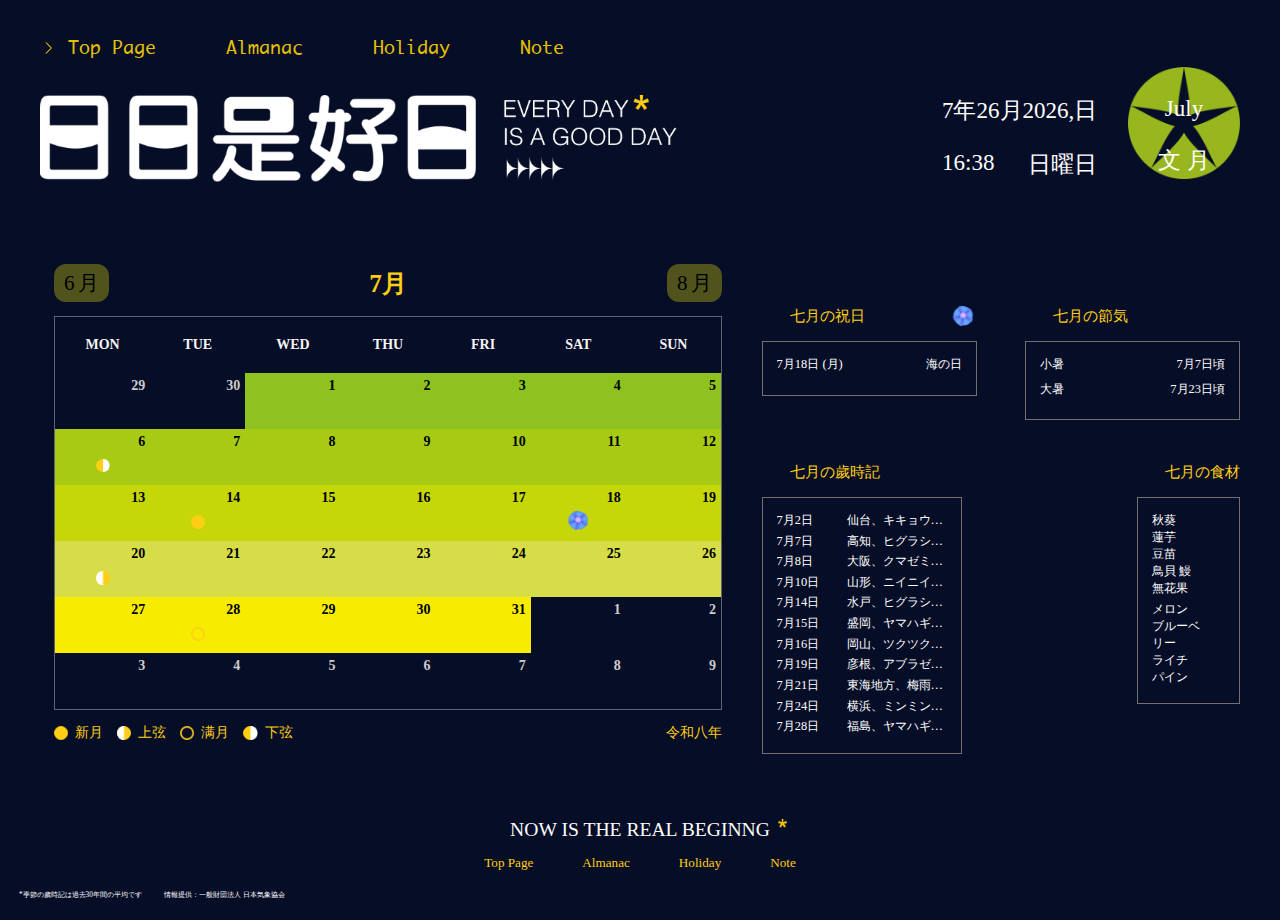
<file: Newday.html>
<!DOCTYPE html>
<html lang="en">

<head>
    <meta charset="UTF-8">
    <meta name="referrer" content="no-referrer">
    <meta name="viewport" content="width=device-width, initial-scale=1.0">
    <meta http-equiv="X-UA-Compatible" content="ie=edge">
    <title>日日是好日</title>
    <link rel="stylesheet" href="./css/base.css">
    <link rel="stylesheet" href="./css/public_header.css">
    <link rel="stylesheet" href="./css/Newday_index.css">
    <link rel="stylesheet" href="./css/media.css">
    <link rel="stylesheet" href="./css/Newday_media.css">
    <link rel="stylesheet" href="./css/Newday_animation.css">
</head>

<body>
    <header class="header">
        <div class="container wrap">
            <nav class="nav">
                <div class="menu">
                    <ul class="menu__list">
                        <li class="menu__list__item"><a href="./index.html">
                                <i class="left_arrow">
                                    <img src="./img/left_arrow.png" alt="">
                                </i>Top Page
                            </a></li>
                        <li class="menu__list__item"><a href="./Almanac.html">Almanac</a></li>
                        <li class="menu__list__item"><a href="./Holiday.html">Holiday</a></li>
                        <li class="menu__list__item"><a href="./Note.html">Note</a></li>
                    </ul>
                </div>
            </nav>
            <section>
                <div class="title">
                    <a href="./index.html"><img src="./img/2.png" alt=""></a>
                </div>
                <div class="time">
                    <div class="time__current">
                        <div class="time__current--date">
                            <p id="currentDate">2022年6月29日</p>
                        </div>
                        <div class="time__current--hs">
                            <span id="timeHs">19:45</span>
                            <span id="timeWeek">水曜日</span>
                        </div>
                    </div>
                    <div class="time__month" id="timeMonth">
                        <a href="#">
                            <div class="time__month--current">
                                <p>JANUARY</p>
                            </div>
                            <div class="time__month--info">
                                <p>睦 月</p>
                            </div>
                            <div class="time__bg">
                                <img id="move_bg" height="100%" width="100%" src="./img/P-11.png" alt="">
                            </div>
                        </a>
                    </div>
                </div>
            </section>
        </div>
    </header>
    <main class="main">
        <div class="container wrap" id="container">
            <div class="calendar">
                <div class="tl-toubu">
                    <div class="ri-toubu-right">
                        <div class="prevMonth" id="prev">
                            <span id="prevMonth">12</span>
                            <span>月</span>
                            <!-- <a href="#" id="prev">月<img src="./img/left.png" alt=""></a> -->
                        </div>
                        <p class="currentMonth" id="currentMonth">月</p>
                        <div class="nextMonth" id="next">
                            <span id="nextMonth">2</span>
                            <span>月</span>
                            <!-- <a href="#" id="next"><img src="./img/right.png" alt=""></a> -->
                        </div>
                    </div>
                </div>
                <table cellspacing="0" border-collapse="collapse">
                    <thead>
                        <tr valign="middle">
                            <th>MON</th>
                            <th>TUE</th>
                            <th>WED</th>
                            <th>THU</th>
                            <th>FRI</th>
                            <th>SAT</th>
                            <th>SUN</th>
                        </tr>
                    </thead>
                    <tbody class="rl-top" id="calendar_table"></tbody>
                </table>
                <div class="calendar_end">
                    <div class="left">
                        <ul>
                            <li><i><img src="./img/new_moon.png" alt=""></i><span>新月</span></li>
                            <li><i><img src="./img/half_moon.png" alt=""></i><span>上弦</span></li>
                            <li><i><img src="./img/full_moon.png" alt=""></i><span>满月</span></li>
                            <li><i><img src="./img/waning_moon.png" alt=""></i><span>下弦</span></li>
                        </ul>
                    </div>
                    <div class="right">
                        <span id="_calendar">令和四年 </span>
                    </div>
                </div>
            </div>
            <div class="dayIntroduced" id="dayIntroduced">
                <div class="dayIntroduced__top">
                    <div class="dayIntroduced__item" id="holiday">
                        <div class="dayIntroduced__item__title">
                            <p>一月の祝日</p>
                            <i id="zr_bg"><img src="./img/1_z.png" alt=""></i>
                        </div>
                        <div class="dayIntroduced__item__list">
                            <div class="dayIntroduced__list__item">
                                <div class="solar_term">
                                    <span>1月1日 （土）</span>
                                </div>
                                <div class="solar_term_date">
                                    <span>元日</span>
                                </div>
                            </div>
                            <div class="dayIntroduced__list__item">
                                <div class="solar_term">
                                    <span>1月10日 （月）</span>
                                </div>
                                <div class="solar_term_date">
                                    <span>成人の日</span>
                                </div>
                            </div>
                        </div>
                    </div>
                    <div class="dayIntroduced__item" id="solarTerm">
                        <div class="dayIntroduced__item__title">
                            <p>一月の節気</p>
                        </div>
                        <div class="dayIntroduced__item__list">
                            <div class="dayIntroduced__list__item">
                                <div class="solar_term">
                                    <span>小寒</span>
                                </div>
                                <div class="solar_term_date">
                                    <span>1月5日頃</span>
                                </div>
                            </div>
                            <div class="dayIntroduced__list__item">
                                <div class="solar_term">
                                    <span>大寒</span>
                                </div>
                                <div class="solar_term_date">
                                    <span>1月20日頃</span>
                                </div>
                            </div>
                        </div>
                    </div>
                </div>
                <div class="dayIntroduced__bottom">
                    <div class="dayIntroduced__item">
                        <div class="dayIntroduced__item__title">
                            <p>一月の歲時記</p>
                        </div>
                        <div class="dayIntroduced__item__list">
                            <div class="dayIntroduced__list__item">
                                <div class="solar_term">
                                    <span>1月1日</span>
                                </div>
                                <div class="solar_term_date">
                                    <span>名古屋、スイセンの開花の頃</span>
                                </div>
                            </div>
                            <div class="dayIntroduced__list__item">
                                <div class="solar_term">
                                    <span>1月5日</span>
                                </div>
                                <div class="solar_term_date">
                                    <span>那霸、ツバキの開花の頃</span>
                                </div>
                            </div>
                            <div class="dayIntroduced__list__item">
                                <div class="solar_term">
                                    <span>1月6日</span>
                                </div>
                                <div class="solar_term_date">
                                    <span>佐賀、スイセンの開花の頃</span>
                                </div>
                            </div>
                            <div class="dayIntroduced__list__item">
                                <div class="solar_term">
                                    <span>1月9日</span>
                                </div>
                                <div class="solar_term_date">
                                    <span>延岡、初雪の頃</span>
                                </div>
                            </div>
                            <div class="dayIntroduced__list__item">
                                <div class="solar_term">
                                    <span>1月11日</span>
                                </div>
                                <div class="solar_term_date">
                                    <span>館野、初雪の頃</span>
                                </div>
                            </div>
                            <div class="dayIntroduced__list__item">
                                <div class="solar_term">
                                    <span>1月15日</span>
                                </div>
                                <div class="solar_term_date">
                                    <span>高松、ツバキの開花の頃</span>
                                </div>
                            </div>
                            <div class="dayIntroduced__list__item">
                                <div class="solar_term">
                                    <span>1月19日</span>
                                </div>
                                <div class="solar_term_date">
                                    <span>名瀨、サクラの開花の頃</span>
                                </div>
                            </div>
                            <div class="dayIntroduced__list__item">
                                <div class="solar_term">
                                    <span>1月22日</span>
                                </div>
                                <div class="solar_term_date">
                                    <span>宫崎、 ウメの開花の頃</span>
                                </div>
                            </div>
                            <div class="dayIntroduced__list__item">
                                <div class="solar_term">
                                    <span>1月24日</span>
                                </div>
                                <div class="solar_term_date">
                                    <span>宫崎、 鹿児島、タンポポの開花の頃</span>
                                </div>
                            </div>
                            <div class="dayIntroduced__list__item">
                                <div class="solar_term">
                                    <span>1月30日</span>
                                </div>
                                <div class="solar_term_date">
                                    <span>宫崎、 広島、ツバキの開花の頃</span>
                                </div>
                            </div>
                        </div>
                    </div>
                    <div class="dayIntroduced__item">
                        <div class="dayIntroduced__item__title">
                            <p>季節の食材</p>
                        </div>
                        <div class="dayIntroduced__item__list">
                            <div class="dayIntroduced__list__item">
                                <p>河豚</p>
                                <p>ぶり</p>
                                <p>カリフラワー</p>
                                <p>京菜</p>
                            </div>
                            <div class="dayIntroduced__list__item">
                                <p>温州みかん</p>
                                <p>ゆず</p>
                                <p>ポンカン</p>
                            </div>
                        </div>
                    </div>
                </div>
            </div>
        </div>
    </main>
    <div class="end">
        <p>NOW IS THE REAL BEGINNG</p>
    </div>
    <footer class="footer">
        <div class="container">
            <div class="ft__menu">
                <ul class="ft__menu__list">
                    <li class="menu__list__item"><a href="#">Top Page</a></li>
                    <li class="menu__list__item"><a href="#">Almanac</a></li>
                    <li class="menu__list__item"><a href="#">Holiday</a></li>
                    <li class="menu__list__item"><a href="#">Note</a></li>
                </ul>
            </div>
        </div>
        <div class="ft__tip">
            <span>*季節の歲時記は過去30年間の平均です</span>
            <span>情報提供：一般財団法人 日本気象協会</span>
        </div>
    </footer>

    <script src="./js/Newday_calerdarData.js"></script>
    <script src="./js/Newday_calendar.js"></script>
    <script src="./js/Newday_index.js"></script>
    <!-- <script src="./js/Newday_new.js"></script> -->
    <script>
        // //接受参数跳转
        // function getQueryVariable(variable) {
        //     var query = window.location.search.substring(1);
        //     var vars = query.split("&");
        //     for (var i = 0; i < vars.length; i++) {
        //         var pair = vars[i].split("=");
        //         if (pair[0] == variable) {
        //             return pair[1];
        //         }
        //     }
        //     return (false);
        // }
        // //获取页面传递参数 调用日期函数
        // let get_mon = Number(getQueryVariable('mon')) - 1;
        // init_caledar(year, get_mon)
        // console.log(hashSearch, month);
    </script>

</body>

</html>
</file>
<file: css/base.css>
* {
    margin: 0;
    padding: 0;
    box-sizing: border-box;
}

html {
    font-family: "微软雅黑";
}

.container {
    width: 91%;
    max-width: 91.77rem;
    margin: 0 auto;
}

.wrap {
    position: relative;
    width: 1200px;
    margin: 0 auto;
}

body {
    background-color: #060D27;
    color: #fff;
}

a {
    color: inherit;
    text-decoration: none;
}

ul,
li {
    list-style: none;
}

@font-face {
    font-family: Ayuthaya;
    src: url('../font/Ayuthaya.ttf');
}

@font-face {
    font-family: ipagp;
    src: url("../font/W4.ttc");
}
</file>
<file: css/public_header.css>
.header {
  font-size: 1.3rem;
}

.nav {
  margin: 2.5rem 0;
}

.nav ul li a {
  color: #e3c200;
  font-family: Ayuthaya;
}

.menu .menu__list {
  display: flex;
}

.menu .menu__list .menu__list__item {
  position: relative;
  color: #FFCE15;
}

.menu .menu__list .menu__list__item+.menu__list__item {
  margin-left: 5rem;
}

section {
  display: flex;
  justify-content: space-between;
  align-items: center;
}

section .title {
  width: 45.53rem;
}

section .title img {
  width: 100%;
}

section .time {
  display: flex;
  font-size: 1.72rem;
  align-self: stretch;
}

section .time .time__current .time__current--hs {
  display: flex;
  justify-content: space-between;
  margin-top: 1.67rem;
}

.b_ri {
  float: right;
  color: #FFFFFF;
  font-family: ipagp;
}

.b_ri dl {
  display: flex;
  flex-direction: column;
  justify-content: space-between;
  height: 100%;
}

.b_ri dl dt {
  font-size: 26px;
}

.b_ri dl dd {
  /* font-size: 16px; */
  white-space: nowrap;
}

#demo {
  font-size: 2.625rem;
}

/* 实时时间 */
.real_time {
  display: flex;
  /* 两边对齐 */
  justify-content: space-between;
  margin-top: 6px;
}

/* 星期几 */


/* section .time .time__current .time__current--hs #timeWeek {
  font-size: 1.55rem;
} */

section .time .time__month {
  position: relative;
  z-index: 1;
  margin-left: 2.19rem;
  width: 14.67rem;
  text-align: center;
}

section .time .time__month .time__month--info {
  margin-top: 1.67rem;
}

section .time .time__month .time__bg {
  position: absolute;
  right: 0;
  top: -70%;
  z-index: -1;
  width: 14.67rem;
  height: 15rem;
  animation: time_bg 3s linear infinite;
}

section .time .time__month .time__bg img {
  user-select: none;
  -webkit-user-drag: none;
}

@keyframes time_bg {
  to {
    transform: rotate(0deg);
  }

  from {
    transform: rotate(-360deg);
  }
}

.left_arrow {
  display: inline-block;
  width: 12px;
  margin-right: 1.125rem
}

.left_arrow img {
  width: 100%;
  height: 100%;
}

@media screen and (max-width: 1200px) {
  section .title {
    width: 35rem !important;
    flex: 5;
  }

  #demo {
    font-size: 2.5vw;
    text-align: right;
  }

  section .time {
    flex: 2;
    font-size: 1.4rem;
    justify-content: flex-end;
  }

  .b_ri #demo {
    font-size: 2vw;
  }

  .b_ri dl dd {
    font-size: 2vw;
  }

  .real_time {
    margin-top: 0;
    white-space: nowrap;
  }

  #demo {
    margin-left: auto;
  }

  .real_time dd {
    transform: scale(.8);
  }

  .real_time #dd {
    overflow: hidden;
  }

  .menu .menu__list .menu__list__item+.menu__list__item {
    margin-left: 8vw !important;
  }

  .menu .menu__list .menu__list__item {
    /* width: fit-content; */
    font-weight: 300;
    font-size: 2vw;
  }

  .left_arrow {
    width: 10px;
    margin-right: 5px;
  }
}

@media screen and (max-width: 720px) {
  .menu .menu__list .menu__list__item {
    width: fit-content;
    font-weight: 300;
    font-size: 12px;
  }
  .menu .menu__list .menu__list__item+.menu__list__item {
    margin-left: 4vw !important;
  }
}
</file>
<file: css/Newday_index.css>
html {
    font-family: "微软雅黑";
}

.header {
    font-size: 1.3rem;
}

.nav {
    margin: 2.5rem 0;
}

.menu .menu__list {
    display: flex;
}

.menu .menu__list .menu__list__item {
    color: #FFCE15;
}

.menu .menu__list .menu__list__item+.menu__list__item {
    margin-left: 5rem;
}

section {
    display: flex;
    justify-content: space-between;
}

section .title {
    width: 45.53rem;
}

section .title img {
    width: 100%;
}

section .time {
    display: flex;
    font-size: 1.72rem;
}

section .time .time__current .time__current--hs {
    display: flex;
    justify-content: space-between;
    margin-top: 1.67rem;
}


/* 星期几 */


/* section .time .time__current .time__current--hs #timeWeek {
    font-size: 1.55rem;
} */

section .time .time__month {
    position: relative;
    z-index: 1;
    margin-left: 2.19rem;
    width: 14.67rem;
    text-align: center;
}

section .time .time__month .time__month--info {
    margin-top: 1.67rem;
}

section .time .time__month .time__bg {
    position: absolute;
    right: 0;
    top: -70%;
    z-index: -1;
    width: 14.67rem;
    height: 15rem;
    animation: time_bg 3s linear infinite;
}

section .time .time__month .time__bg img {
    user-select: none;
    -webkit-user-drag: none;
}

@keyframes time_bg {
    to {
        transform: rotate(0deg);
    }

    from {
        transform: rotate(-360deg);
    }
}

.main {
    margin: 1.5rem 0;
}

.main .container {
    display: flex;
    flex-wrap: wrap;
    padding: 3rem 0rem;
    /* background-image: url("../img/bg.png"); */
    background-size: cover;
}

.calendar {
    width: 58%;
    max-width: 52.28rem;
    /* background-color: #F4F4F4; */
    padding: 1rem;
    margin-right: 3.13rem;
}

.tl-toubu {
    width: 100%;
    margin: auto;
    display: flex;
    color: #000;
    margin-bottom: 1rem;
    justify-content: space-between;
}

.tl-toubu p {
    font-weight: bold;
    font-size: 1.8rem;
}

.tl-toubu .ri-toubu-right {
    width: 100%;
    display: flex;
    justify-content: space-between;
    align-items: center;
}


/* .tl-toubu .ri-toubu-right div:nth-child(1) {
    margin-top: 10px;
} */

.tl-toubu .ri-toubu-right div span {
    display: inline-block;
    /* width: 4rem;
    margin: 0 1rem; */
    font-size: 1.5rem;
    vertical-align: middle;
}

.new_moon,
.half_moon,
.full_moon,
.waning_moon {
    background-repeat: no-repeat;
    background-position: center 70%;
    background-size: 1rem;
}

.new_moon {
    background-image: url("../img/new_moon.png");
}

.half_moon {
    background-image: url("../img/half_moon.png");
}

.full_moon {
    background-image: url("../img/full_moon.png");
}

.waning_moon {
    background-image: url("../img/waning_moon.png");
}

.currentMonth {
    color: #FFCE15;
}

.prevMonth,
.nextMonth {
    cursor: pointer;
    border-radius: 12px;
    padding: 5px 10px;
    background-color: rgb(254, 246, 3, .3);
    user-select: none;
}

#zr_bg {
    position: absolute;
    right: 0;
    top: 0;
    width: 2rem;
}

#zr_bg img {
    width: 100%;
}

#prevMonth {
    text-align: left;
}

#nextMonth {
    text-align: right;
}

table {
    width: 100%;
    /* padding: 1rem; */
    margin: auto;
    color: #000;
    background-color: #F4F4F4 0.5;
    text-align: center;
    border: 1px solid rgba(230, 230, 230, 0.4);
}

th,
td {
    /* border: 1px solid rgba(230, 230, 230, 0.5); */
    padding: 5px;
    /* height: 3.5rem; */
    height: 4rem;
    font-weight: bold;
}

@media screen and (max-width:900px) {

    th,
    td {
        /* height: 3rem; */
        font-size: 0.5rem;
    }
}

td {
    width: 50px;
    text-align: right;
}

thead>tr th {
    border: none;
    color: #F4F4F4;
}

.calendar_end {
    display: flex;
    justify-content: space-between;
    margin-top: 1rem;
    color: #FFCE15;
    font-size: 1rem;
}

.calendar_end .left ul {
    display: flex;
    align-items: center;
}

.calendar_end .left ul li {
    display: flex;
    align-items: center;
}

.calendar_end .left ul li i {
    font-size: 0;
}

.calendar_end .left ul li img {
    margin-right: .5rem;
    height: 1rem;
}

.calendar_end .left ul li+li {
    margin-left: 1rem;
}

.rl-top>tr td {
    color: #ccc;
}

.rl-top>tr .currentDate {
    color: #000;
    background-color: var(--theme-color);
    background-repeat: no-repeat;
    background-position: center 70%;
}

.dayIntroduced {
    display: flex;
    flex-direction: column;
    flex: 1;
    margin-top: 4rem;
}

.dayIntroduced__item__title {
    position: relative;
    font-size: 1.3rem;
    color: #FFCE15;
    margin-bottom: 1rem;
}

.dayIntroduced__item__list {
    border: 1px solid #707070;
    padding: 2rem;
}

.dayIntroduced__item__list .dayIntroduced__list__item {
    font-size: 0.89rem;
    margin-bottom: 0.26rem;
}

.dayIntroduced__top,
.dayIntroduced__bottom {
    display: flex;
    justify-content: space-between;
    flex-wrap: wrap;
    width: 100%;
}

.dayIntroduced__bottom {
    margin-top: 3rem;
}

.dayIntroduced__item__title {
    margin-left: 2rem;
}

.dayIntroduced__top .dayIntroduced__item {
    flex: 0 0 45%;
}

.dayIntroduced__top .dayIntroduced__item .dayIntroduced__list__item {
    display: flex;
    justify-content: space-between;
    width: 100%;
}

.dayIntroduced__bottom .dayIntroduced__item .dayIntroduced__list__item {
    display: flex;
}

.dayIntroduced__bottom .dayIntroduced__item:last-child .dayIntroduced__list__item {
    flex-direction: column;
}

.dayIntroduced__bottom .dayIntroduced__item .dayIntroduced__list__item .solar_term {
    margin-right: 1rem;
    width: 4rem;
}

.dayIntroduced__top .dayIntroduced__item .dayIntroduced__list__item .solar_term_date {
    /* width: 5rem; */
    /* width: fit-content; */
    text-align: right;
    /* margin-left: 1rem; */
}

.end {
    position: relative;
    font-size: 1.4rem;
    text-align: center;
    max-width: 100rem;
    width: fit-content;
    margin: auto;
}

.end::after {
    content: "";
    position: absolute;
    right: -1.2rem;
    top: 0rem;
    display: block;
    width: .62rem;
    height: .62rem;
    background-image: url("../img/星星8.png");
    background-size: 100% 100%;
}

.footer {
    padding-bottom: 1.3rem;
    max-width: 100rem;
    margin: auto;
}

.footer .ft__menu__list {
    display: flex;
    justify-content: center;
    color: #FFCE15;
    font-size: 0.94rem;
    margin: 1rem 0;
}

.footer .ft__menu__list .menu__list__item+.menu__list__item {
    margin-left: 3.5rem;
}

.footer .ft__tip span {
    margin-left: 1.35rem;
    font-size: 0.52rem;
}
</file>
<file: css/media.css>
@media screen and (max-width: 1720px) {
    html {
        font-size: 14px;
    }
}

@media screen and (max-width: 1440px) {
    html {
        font-size: 14px;
    }
}

@media screen and (max-width: 1200px) {
    .wrap {
        width: 80% !important;
    }

    #demo {
        text-align: right;
    }
}

@media screen and (max-width: 768px) {

    .scroll_state .scroll_down,
    .scroll_state .scroll_up {
        display: none;
        width: 27px !important;
    }
}

@media screen and (max-width: 768px) {
    html {
        font-size: 12px;
    }

    /* .menu .menu__list {
        transform: scale(.8) translateX(-3.5rem);
    } */
    table {
        padding: 0;
    }

    section .title {
        width: 70%;
    }

    .list_p {
        padding-top: 60px !important;
    }


    .main {
        position: relative;
    }

    .main .container {
        padding: .42rem;
        /* padding-top: 15rem; */
        padding-bottom: 5rem;
        /* background-image: url("../img/mbg.png"); */
    }

    .main .calender_wrap .calender_month {
        width: 100%;
    }

    .main .calender_year {
        margin-top: 63px;
        margin-bottom: 49px;
    }

    .dayIntroduced__left .dayIntroduced__left__item:last-child,
    .dayIntroduced__right .dayIntroduced__right__item {
        transform: scale(.8);
    }

    .dayIntroduced__left .dayIntroduced__list__item span {
        width: 13rem;
    }

    .dayIntroduced__right .dayIntroduced__list__item span {
        width: auto;
    }

    .dayIntroduced__right {
        margin-left: 0;
        text-align: right;
    }



    .calendar {
        width: 100%;
        margin-right: 0;
        padding: .5rem;
        margin: 2rem 0;
    }

    section .time .time__month .time__month--info {
        margin-top: .83rem;
    }

    section .time .time__month {
        position: absolute;
        left: 50%;
        top: 18rem;
        margin-left: 0;
        font-size: 0.73rem;
        transform: translateX(-50%);
    }

    .tl-toubu p {
        font-size: 1.5rem;
    }

    .ri-toubu-right img {
        width: 1.5rem;
    }

    section .time .time__current .time__current--hs {
        margin-top: 1rem;
    }

    .dayIntroduced__left__item:first-child {
        position: absolute;
        top: 0rem;
        right: 2%;
        transform: scale(.8);
    }

    .tl-toubu .ri-toubu-right div span {
        font-size: 1rem;
    }

    .dayIntroduced__item__title {
        margin-bottom: .5rem;
    }

    .dayIntroduced__item__list {
        padding: 1rem;
    }

    .dayIntroduced__bottom {
        margin-top: 2rem;
    }

    .dayIntroduced__bottom .dayIntroduced__item:last-child {
        margin-top: 2rem;
    }

    .dayIntroduced__left .dayIntroduced__left__item:first-child .dayIntroduced__item__title p {
        justify-content: end;
    }

    .dayIntroduced__left__item:first-child .dayIntroduced__item__list {
        text-align: right;
    }

    .end {
        font-size: 1rem;
    }

    .footer {
        padding-bottom: 0;
    }

    .footer .ft__menu__list .menu__list__item+.menu__list__item {
        margin-left: 1.25rem;
    }

    .ft__tip {
        transform: scale(.7) translateX(-6rem);
    }

    .ft__tip span:last-child {
        display: block;
        width: fit-content;
        transform: translate(18rem, -1.4rem);
    }

    /* 设置Almanac页面切换日历按钮大小 */
    .calender_year_next>span>img,
    .calender_year_prev>span>img {
        width: 5rem;
    }

    .scroll_state .scroll_down,
    .scroll_state .scroll_up {
        display: none;
        width: 27px !important;
    }

    .main {
        margin-bottom: 1.5rem;
    }

    .main .sign {
        position: absolute;
        top: 0;
        left: 0;
        right: 0;
        margin-top: 0;
    }

    .main .sign .mian_back {
        background-image: url("../img/T.png");
    }

    .main_list {
        height: 40vw !important;
    }

    .main .sign .main_list .list_p {
        font-size: 16px;
    }

    .main h4 {
        font-size: 14px !important;
    }

    .main .star_icon {
        width: 12px;
        height: 12px;
    }

    .main .sign h4 a {
        top: -5px;
    }

    .main .sign #wr4 {
        bottom: 5%;
    }

    .main>.list {
        padding-top: 50vw;
        margin: 10vw 0;
    }

    .list>.clearfix>.aos-init>dt>img {
        width: 60%;
    }

    .list dl {
        width: 33%;
    }

    .line {
        display: none;
    }

    .main .map {
        height: 40vw !important;
    }

    .mapWrap {
        padding-bottom: 39px;
    }

    .end {
        margin-bottom: 1.5rem;
    }

}

@media screen and (min-width: 500px) and (max-width: 768px) {
    .list_p {
        padding-top: 15vw !important;
    }

    .main .sign .main_list .list_p {
        font-size: 3.5vw;
    }

    .main h4 {
        font-size: 2.5vw !important;
    }
}

@media screen and (max-width: 500px) {
    .menu .menu__list .menu__list__item+.menu__list__item {
        margin-left: 4vw;
    }

    #wr5 {
        padding: 5px;
    }

    .mapWrap {
        padding-bottom: 30px;
    }

    .main h4 a {
        top: -5px;
    }
}


@media screen and (max-width: 425px) {
    .wrap {
        width: 90% !important;
    }
}

@media screen and (max-width: 375px) {
    .time__current {
        display: none;
    }
}
</file>
<file: css/Newday_media.css>
@media screen and (max-width: 1720px) {
  html {
    font-size: 14px;
  }
}

@media (min-width: 768px) and (max-width: 1440px) {
  .dayIntroduced__item__title {
    font-size: 1.2vw;
  }

  section .time {
    font-size: 1.8vw;
  }

  section .time .time__month {
    width: 8rem;
  }

  section .time .time__month .time__bg {
    width: 8rem;
    height: auto;
    top: -30%;
  }

  .calendar {
    margin-right: 2vw;
  }

  .dayIntroduced__bottom {
    flex-wrap: nowrap;
  }

  .dayIntroduced__item__list {
    padding: 1rem;
  }

  .solar_term_date {
    width: 100px;
    white-space: nowrap;
    text-overflow: ellipsis;
    overflow: hidden;
  }

}

@media screen and (max-width: 1440px) {
  html {
    font-size: 14px;
  }
}

@media screen and (max-width: 1024px) {
  .solar_term_date {
    width: 40px;
  }
  
@media screen and (max-width: 1024px) and (min-width: 768px) {
  .solar_term_date {
    width: 40px;
  }
}

  table {
    padding: 0;
  }

  section .title {
    width: 70%;
  }

  section .title {
    flex: 5;
  }

  .main {
    position: relative;
  }

  .main .container {
    padding: .42rem;
    padding-top: 15rem;
    padding-bottom: 5rem;
    /* background-image: url("../img/mbg.png"); */
  }

  .dayIntroduced__left .dayIntroduced__left__item:last-child,
  .dayIntroduced__right .dayIntroduced__right__item {
    transform: scale(.8);
  }

  .dayIntroduced__left .dayIntroduced__list__item span {
    width: 13rem;
  }

  .dayIntroduced__right .dayIntroduced__list__item span {
    width: auto;
  }

  .dayIntroduced__right {
    margin-left: 0;
    text-align: right;
  }

  .calendar {
    width: 100%;
    margin-right: 0;
    padding: .5rem;
    margin: 2rem 0;
  }

  section .time .time__month .time__month--info {
    margin-top: .83rem;
  }

  section .time .time__month {
    position: absolute;
    left: 50%;
    top: 18rem;
    margin-left: 0;
    font-size: 0.73rem;
    transform: translateX(-50%);
  }

  section .time .time__month .time__bg {
    width: 7.3rem;
    top: -50%;
    right: auto;
    height: 7.3rem;
    margin-left: 3.65rem;
  }

  section .time {
    font-size: 2vw;
  }

  .tl-toubu p {
    font-size: 1.5rem;
  }

  .ri-toubu-right img {
    width: 1.5rem;
  }

  section .time .time__current .time__current--hs {
    margin-top: 1rem;
  }

  .tl-toubu .ri-toubu-right div span {
    font-size: 1rem;
  }

  .dayIntroduced__item__title {
    margin-bottom: .5rem;
  }

  .dayIntroduced__item__list {
    padding: 1rem;
  }


  .dayIntroduced__bottom {
    margin-top: 2rem;
  }

  .dayIntroduced__bottom .dayIntroduced__item:last-child {
    margin-top: 2rem;
  }

  .dayIntroduced__left .dayIntroduced__left__item:first-child .dayIntroduced__item__title p {
    justify-content: end;
  }

  .dayIntroduced__left__item:first-child .dayIntroduced__item__list {
    text-align: right;
  }

  .end {
    font-size: 1rem;
  }

  .ft__menu {
    transform: scale(.8);
  }

  .footer {
    padding-bottom: 0;
  }

  .footer .ft__menu__list .menu__list__item+.menu__list__item {
    margin-left: 1.25rem;
  }

  .ft__tip {
    transform: scale(.7) translateX(-6rem);
  }

  .ft__tip span:last-child {
    display: block;
    width: fit-content;
    transform: translate(18rem, -1.4rem);
  }
}

@media screen and (max-width: 375px) {

  .time__current {
    display: none;
  }


}
</file>
<file: css/Newday_animation.css>
@keyframes one {
    to {
        transform: rotate(360deg);
    }
}

@keyframes two {
    to {
        transform: scale(1);
    }
    from {
        transform: scale(1.2);
    }
}

@keyframes three {
    to {
        transform: rotateY(0deg);
    }
    from {
        transform: rotateY(360deg);
    }
}

@keyframes four {
    to {
        transform: rotate(30deg);
        transform-origin: 50% 0;
    }
    from {
        transform: rotate(-30deg);
        transform-origin: 50% 0;
    }
}

@keyframes five {
    0% {
        /* transform: rotate(360deg); */
        transform: rotate(0deg) scale(1);
    }
    100% {
        /* transform: rotate(-360deg); */
        transform: rotate(360deg) scale(1.2);
    }
}

@keyframes six {
    0% {
        opacity: 0;
    }
    100% {
        opacity: 1;
    }
}

@keyframes seven {
    to {
        transform: rotateX(0deg);
    }
    from {
        transform: rotateX(360deg);
    }
}

@keyframes eight {
    0% {
        opacity: 1;
        transform: scale(1);
    }
    100% {
        opacity: 0;
        transform: scale(0);
    }
}

@keyframes nine {
    to {
        transform: rotate(30deg);
        transform-origin: bottom;
    }
    from {
        transform: rotate(-30deg);
        transform-origin: bottom;
    }
}

@keyframes ten {
    to {
        transform: rotate(360deg);
        opacity: 1;
    }
    from {
        opacity: 0;
    }
}

@keyframes eleven {
    to {
        transform: rotateY(0deg);
    }
    from {
        transform: rotateY(360deg);
    }
}

@keyframes twelve {
    0%,
    65% {
        -webkit-transform: rotate(0deg);
        transform: rotate(0deg);
    }
    70% {
        -webkit-transform: rotate(6deg);
        transform: rotate(6deg);
    }
    75% {
        -webkit-transform: rotate(-6deg);
        transform: rotate(-6deg);
    }
    80% {
        -webkit-transform: rotate(6deg);
        transform: rotate(6deg);
    }
    85% {
        -webkit-transform: rotate(-6deg);
        transform: rotate(-6deg);
    }
    90% {
        -webkit-transform: rotate(6deg);
        transform: rotate(6deg);
    }
    95% {
        -webkit-transform: rotate(-6deg);
        transform: rotate(-6deg);
    }
    100% {
        -webkit-transform: rotate(0deg);
        transform: rotate(0deg);
    }
}
</file>
